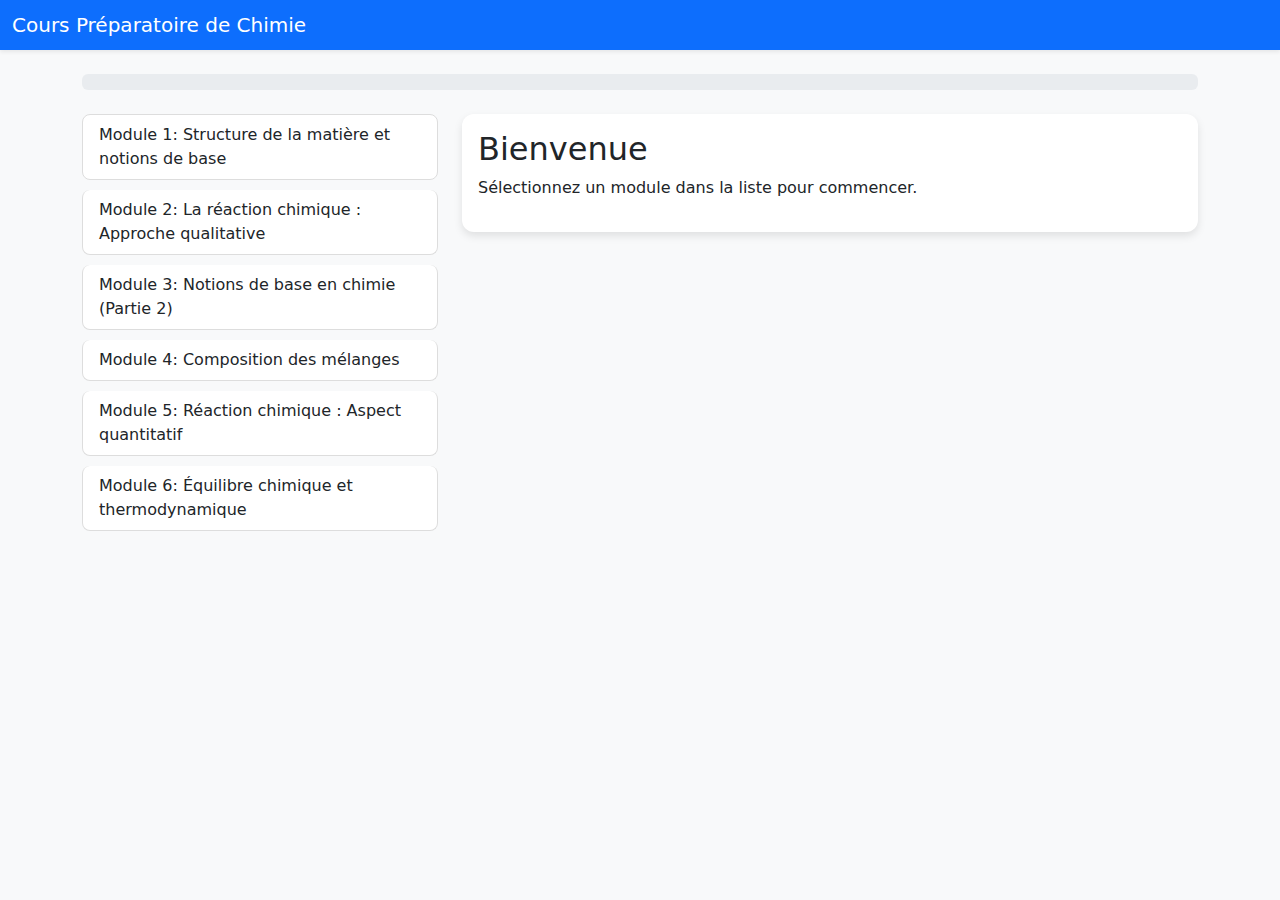
<file: index.html>
<!DOCTYPE html>
<html lang="fr">
<head>
    <meta charset="UTF-8">
    <meta name="viewport" content="width=device-width, initial-scale=1.0">
    <title>Cours de Chimie Interactif</title>
    <link href="https://cdn.jsdelivr.net/npm/bootstrap@5.3.0/dist/css/bootstrap.min.css" rel="stylesheet">
    <link rel="stylesheet" href="style.css">
</head>
<body>
    <nav class="navbar navbar-dark bg-primary shadow-sm">
        <div class="container-fluid">
            <span class="navbar-brand mb-0 h1">Cours Préparatoire de Chimie</span>
        </div>
    </nav>

    <div class="container mt-4">
        <div class="progress mb-4">
            <div id="progress-bar" class="progress-bar" role="progressbar" style="width: 0%;" aria-valuenow="0" aria-valuemin="0" aria-valuemax="100"></div>
        </div>

        <div class="row">
            <div class="col-md-4">
                <div id="module-list" class="list-group">
                    <!-- Les modules seront injectés ici par JavaScript -->
                </div>
            </div>
            <div class="col-md-8">
                <div id="module-content" class="card">
                    <div class="card-body">
                        <h2 id="module-title" class="card-title">Bienvenue</h2>
                        <p id="module-summary">Sélectionnez un module dans la liste pour commencer.</p>
                        <div id="quiz-container"></div>
                        <div id="feedback-container" class="mt-3"></div>
                    </div>
                </div>
            </div>
        </div>
    </div>

    <script src="https://cdn.jsdelivr.net/npm/bootstrap@5.3.0/dist/js/bootstrap.bundle.min.js"></script>
    <script src="script.js"></script>
</body>
</html>
</file>
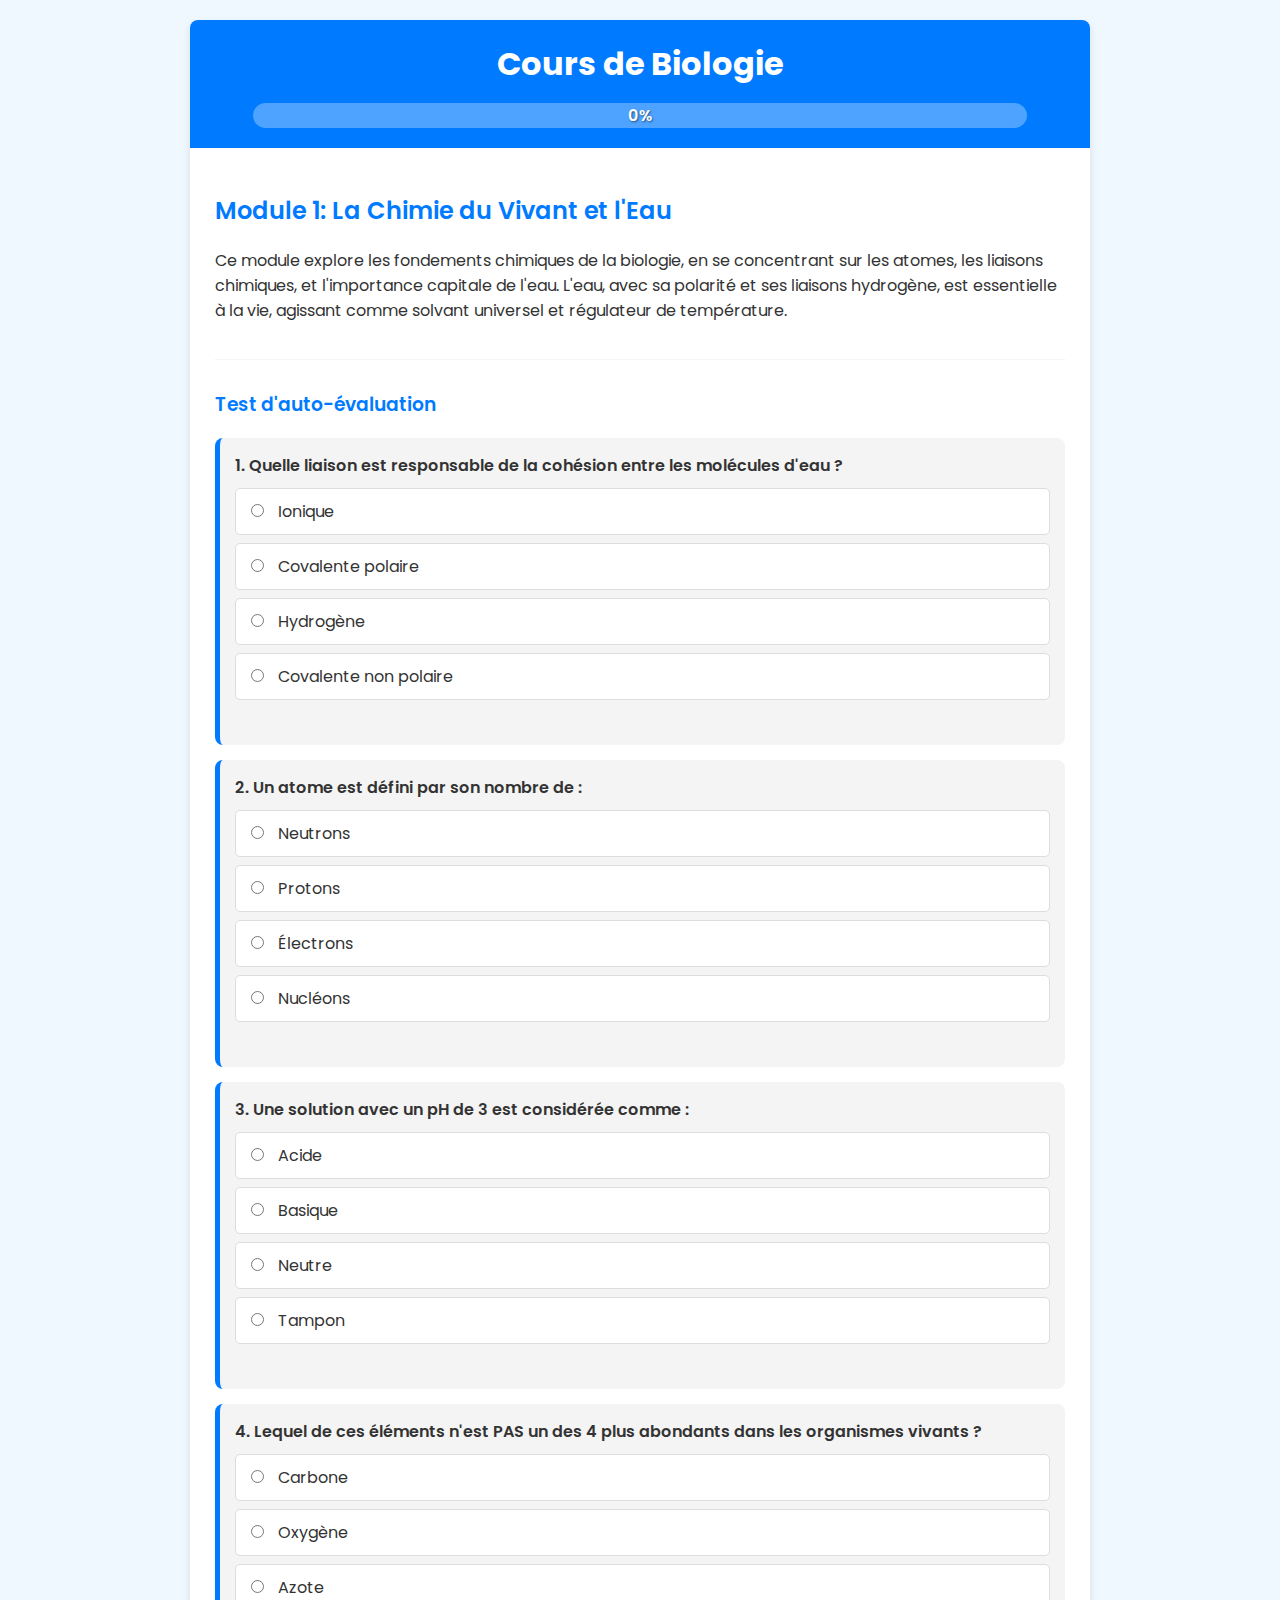
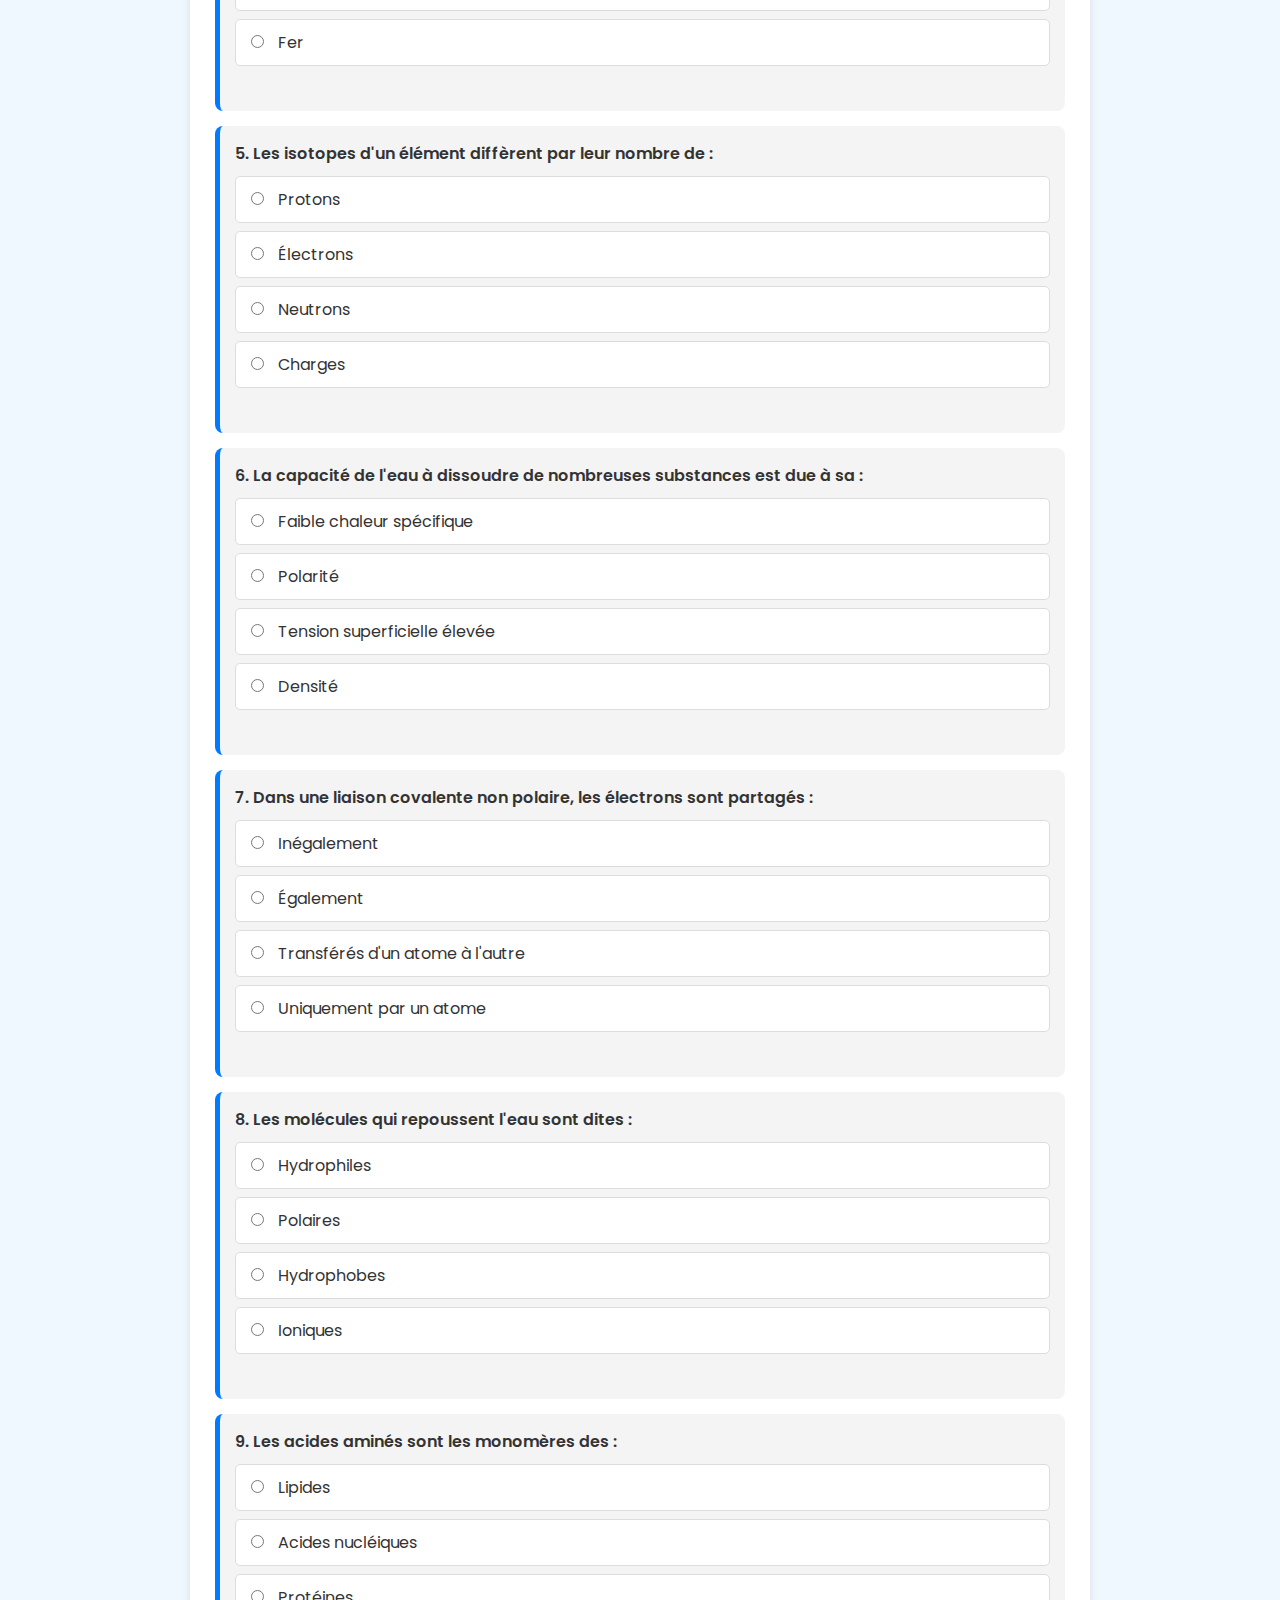
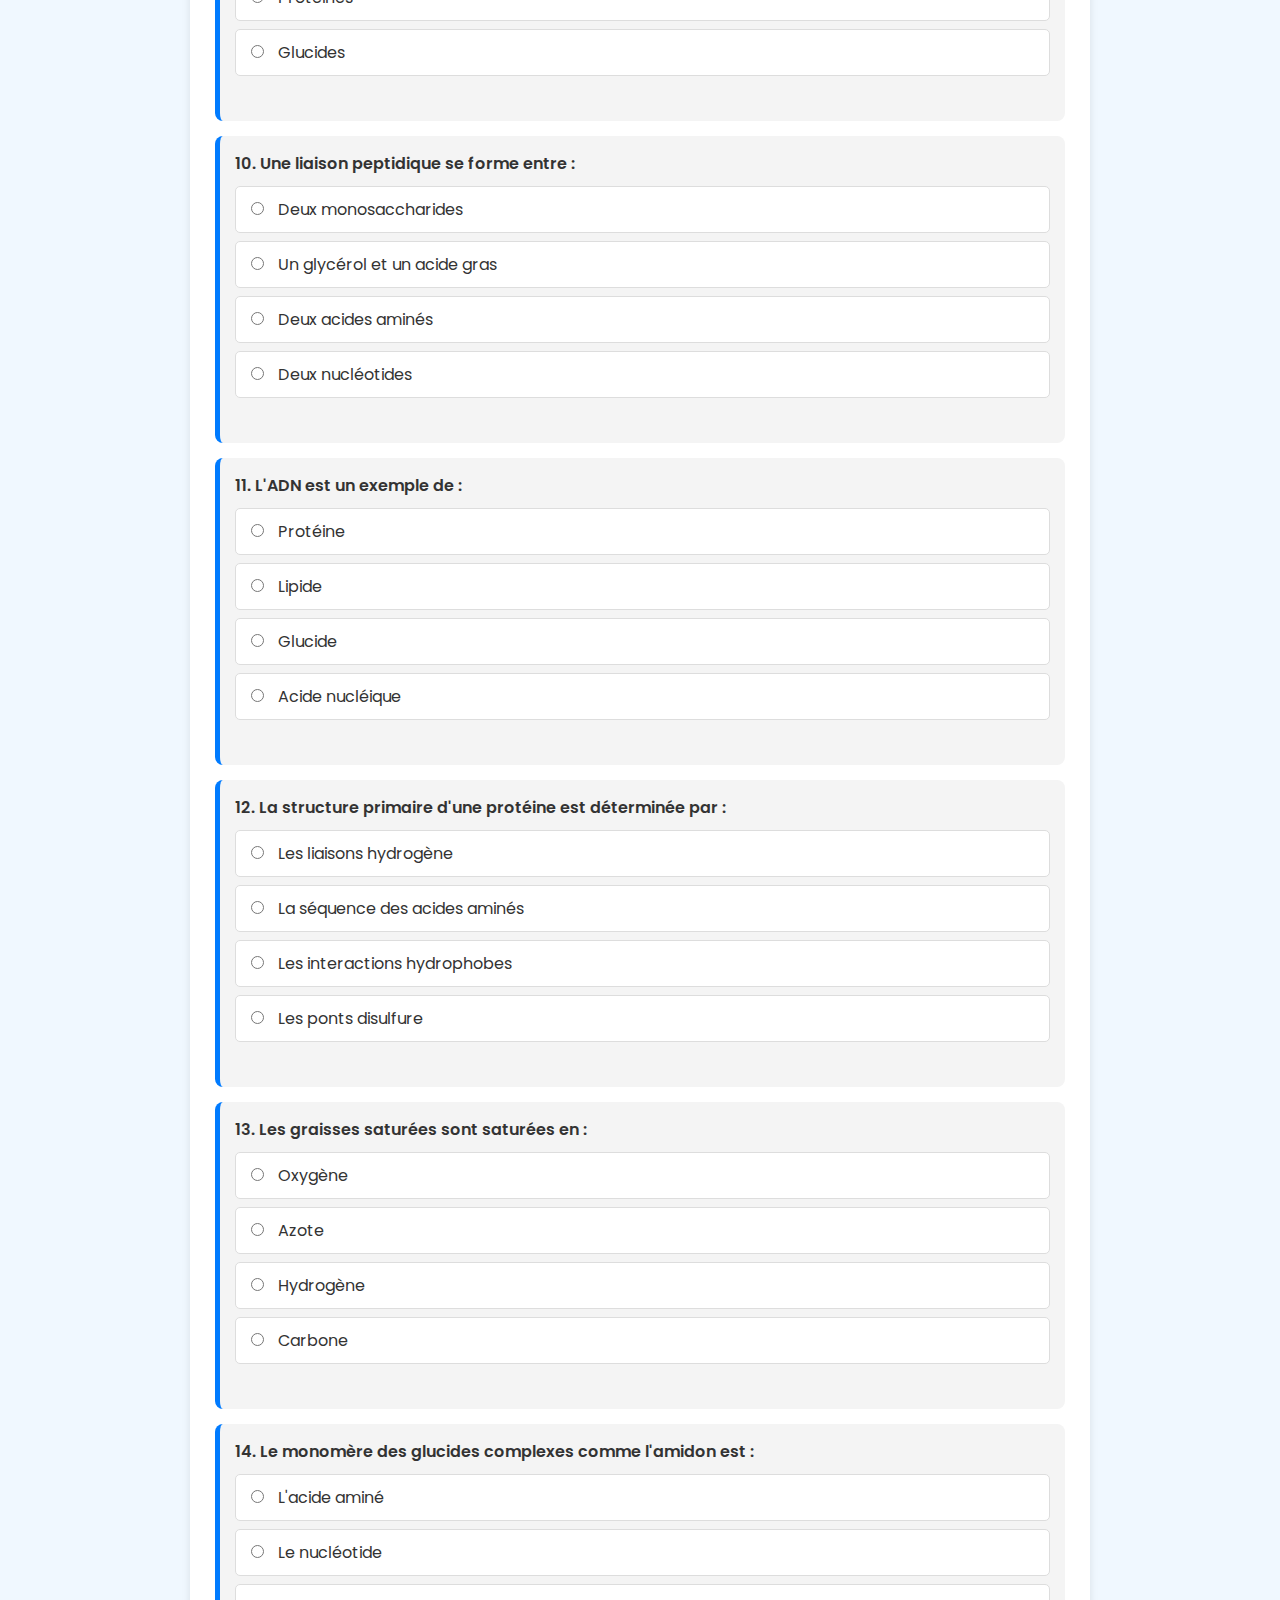
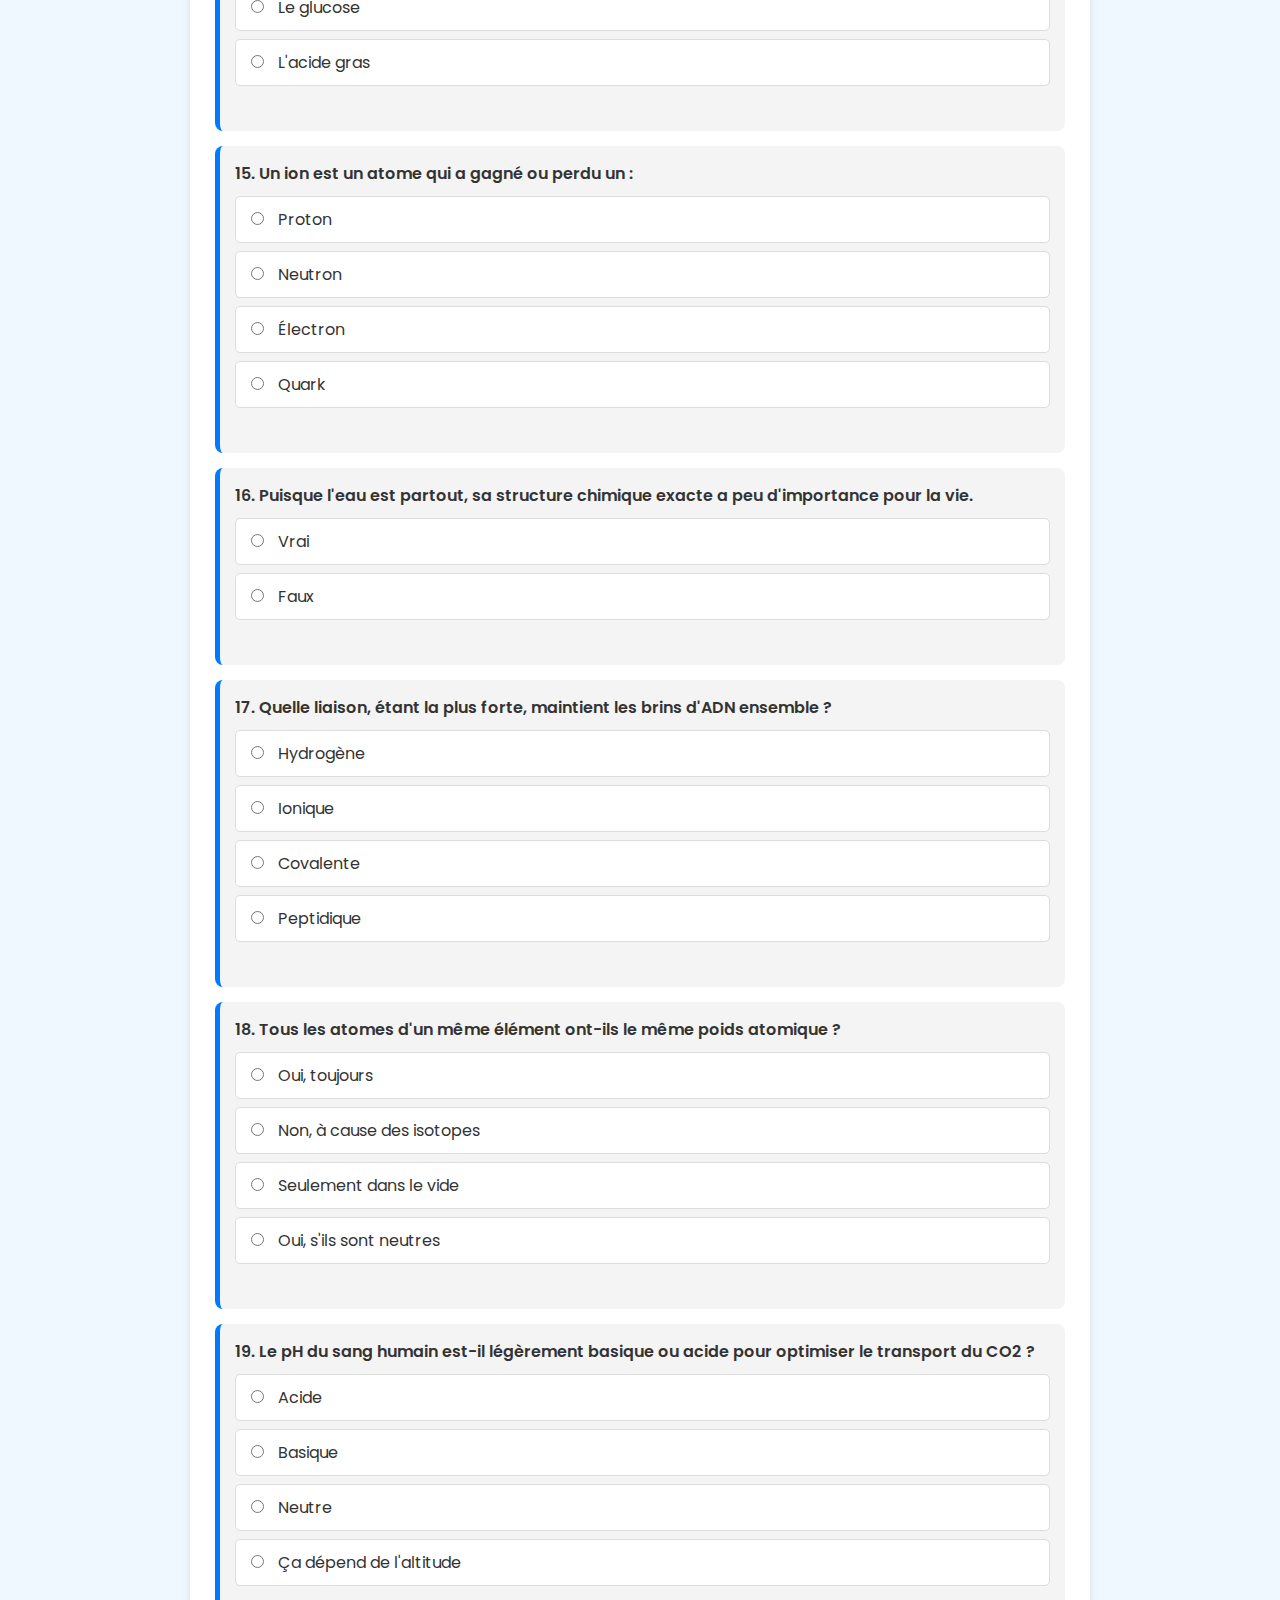
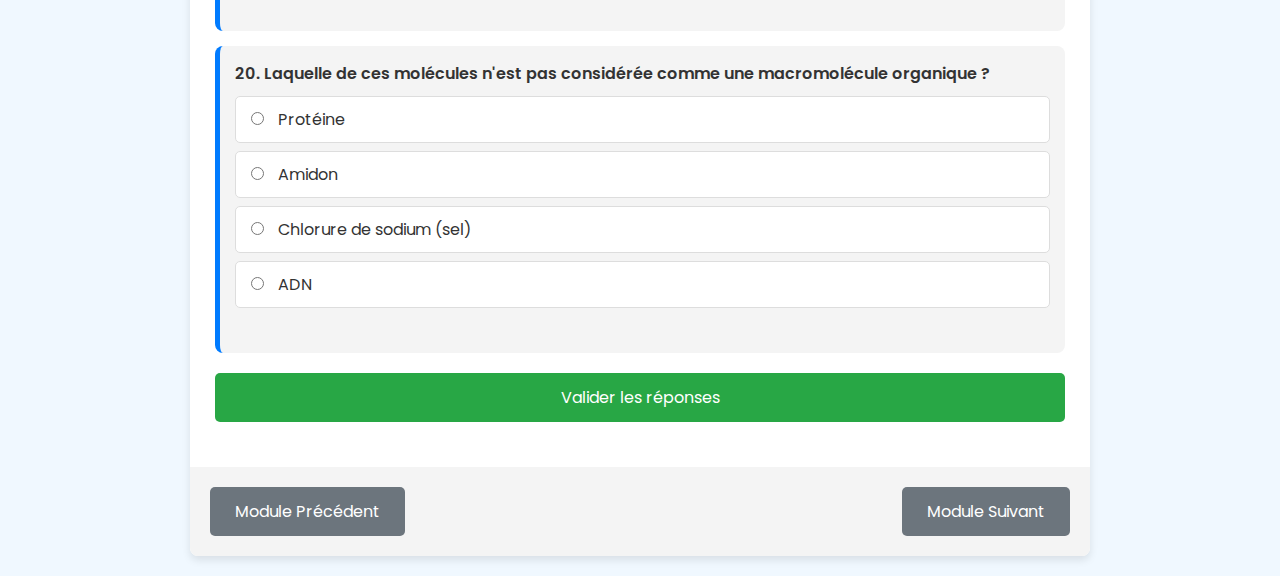
<file: biologia.html>
<!DOCTYPE html>
<html lang="fr">
<head>
    <meta charset="UTF-8">
    <meta name="viewport" content="width=device-width, initial-scale=1.0">
    <title>Cours Interactif de Biologie</title>
    <link rel="stylesheet" href="biologia.css">
</head>
<body>
    <div id="app-container">
        <header>
            <h1>Cours de Biologie</h1>
            <div class="progress-container">
                <div class="progress-bar" id="progress-bar"></div>
                <span id="progress-text">0%</span>
            </div>
        </header>
        
        <main id="main-content">
            <div id="module-container">
                <h2 id="module-title"></h2>
                <p id="module-summary"></p>
            </div>

            <div id="quiz-container">
                <h3 id="quiz-title">Test d'auto-évaluation</h3>
                <div id="question-container"></div>
                <button id="submit-quiz-btn">Valider les réponses</button>
                <div id="quiz-results"></div>
            </div>
        </main>

        <footer>
            <button id="prev-module-btn" disabled>Module Précédent</button>
            <button id="next-module-btn">Module Suivant</button>
        </footer>
    </div>

    <script src="biologia.js"></script>
</body>
</html>
</file>
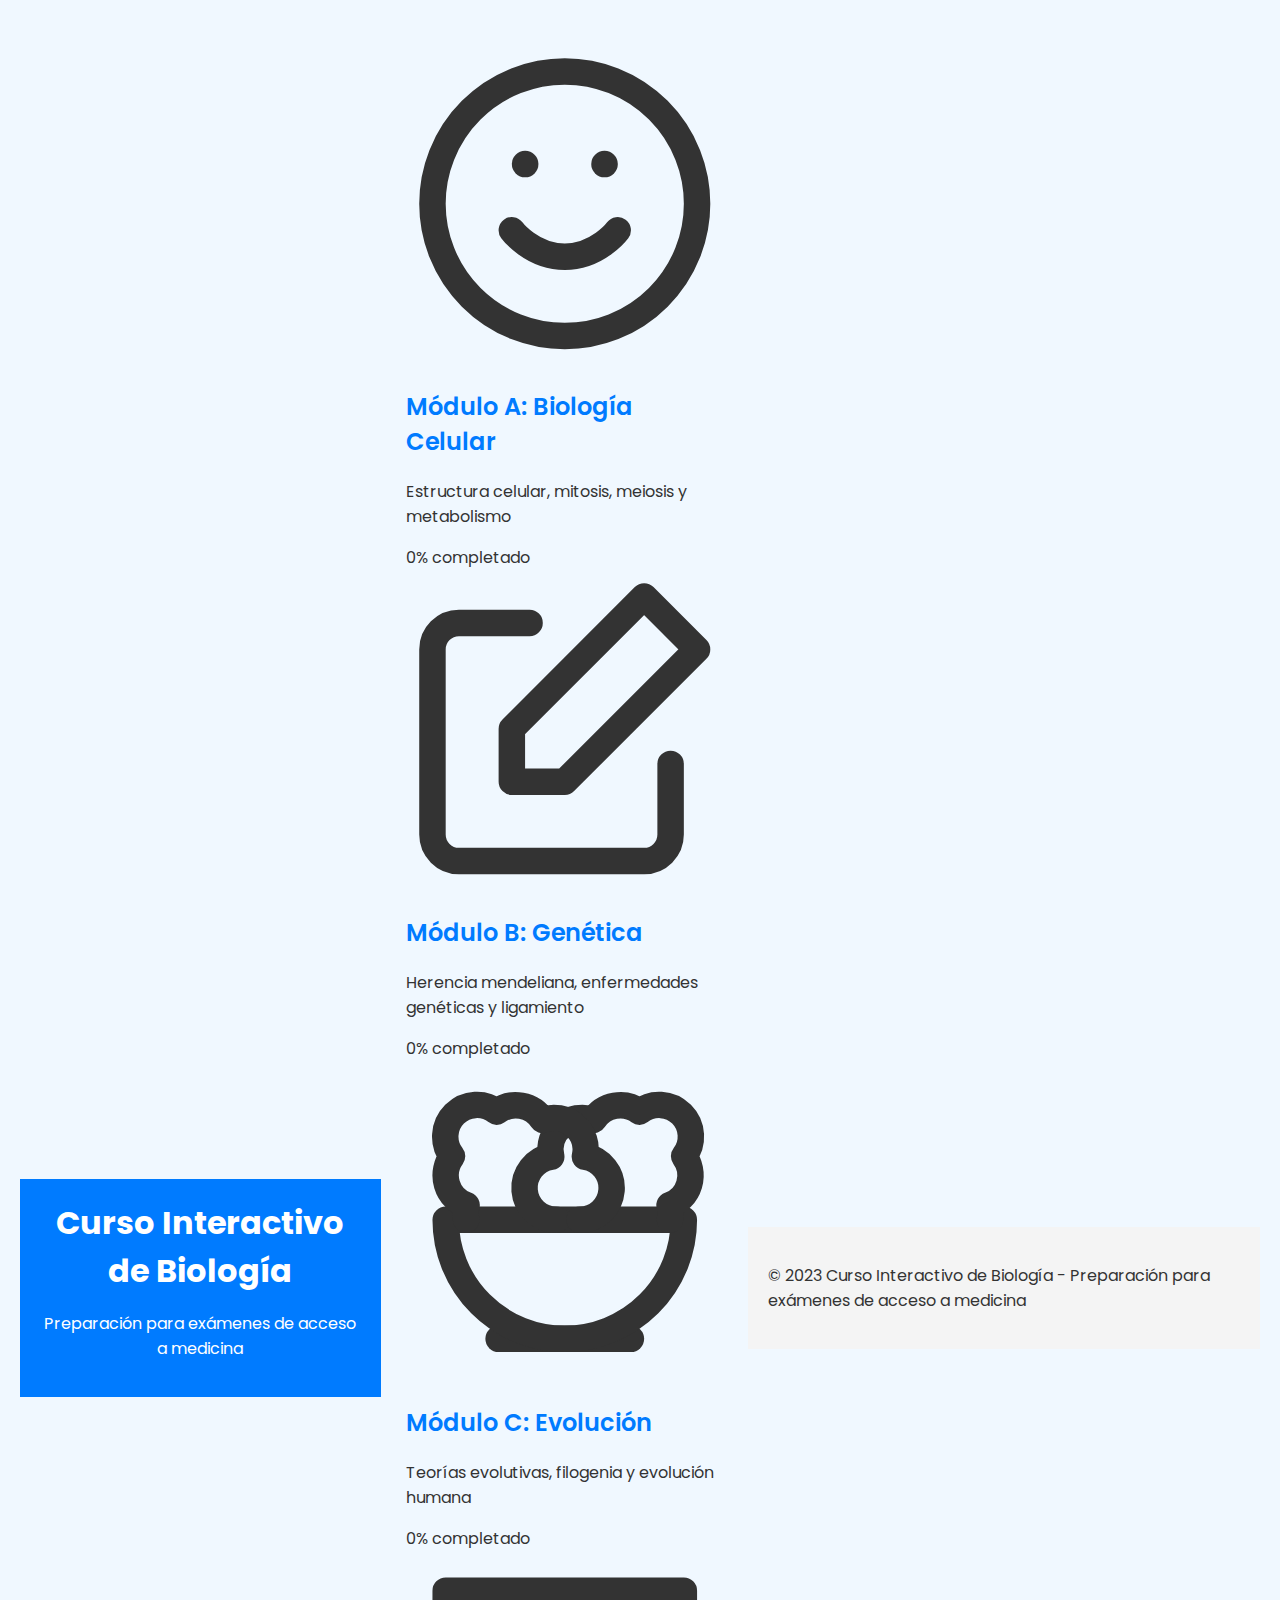
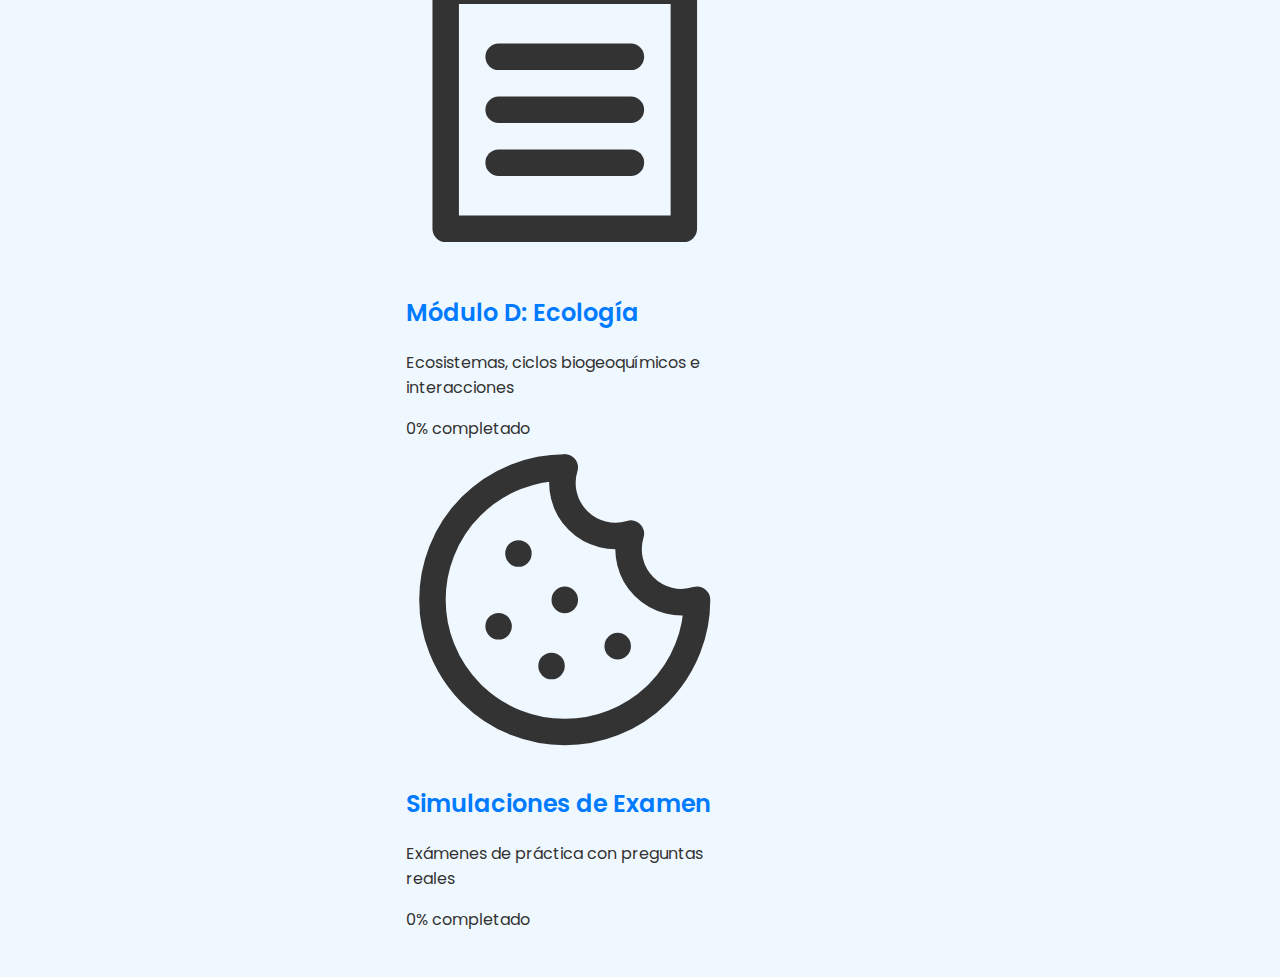
<file: biologia2.html>
<!DOCTYPE html>
<html lang="es">
<head>
    <meta charset="UTF-8">
    <meta name="viewport" content="width=device-width, initial-scale=1.0">
    <title>Curso Interactivo de Biología</title>
    <link rel="stylesheet" href="biologia.css">
</head>
<body>
    <header>
        <div class="container">
            <h1>Curso Interactivo de Biología</h1>
            <p>Preparación para exámenes de acceso a medicina</p>
        </div>
    </header>

    <main class="container">
        <section class="modules-grid">
            <article class="module-card" onclick="location.href='biologia-moduloA.html'">
                <div class="module-icon">
                    <svg xmlns="http://www.w3.org/2000/svg" viewBox="0 0 24 24" fill="none" stroke="currentColor" stroke-width="2" stroke-linecap="round" stroke-linejoin="round">
                        <circle cx="12" cy="12" r="10"></circle>
                        <path d="M8 14s1.5 2 4 2 4-2 4-2"></path>
                        <line x1="9" y1="9" x2="9.01" y2="9"></line>
                        <line x1="15" y1="9" x2="15.01" y2="9"></line>
                    </svg>
                </div>
                <h2>Módulo A: Biología Celular</h2>
                <p>Estructura celular, mitosis, meiosis y metabolismo</p>
                <div class="progress-bar">
                    <div class="progress" style="width: 0%"></div>
                </div>
                <span class="progress-text">0% completado</span>
            </article>

            <article class="module-card" onclick="location.href='biologia-moduloB.html'">
                <div class="module-icon">
                    <svg xmlns="http://www.w3.org/2000/svg" viewBox="0 0 24 24" fill="none" stroke="currentColor" stroke-width="2" stroke-linecap="round" stroke-linejoin="round">
                        <path d="M20 14.66V20a2 2 0 0 1-2 2H4a2 2 0 0 1-2-2V6a2 2 0 0 1 2-2h5.34"></path>
                        <polygon points="18 2 22 6 12 16 8 16 8 12 18 2"></polygon>
                    </svg>
                </div>
                <h2>Módulo B: Genética</h2>
                <p>Herencia mendeliana, enfermedades genéticas y ligamiento</p>
                <div class="progress-bar">
                    <div class="progress" style="width: 0%"></div>
                </div>
                <span class="progress-text">0% completado</span>
            </article>

            <article class="module-card" onclick="location.href='biologia-moduloC.html'">
                <div class="module-icon">
                    <svg xmlns="http://www.w3.org/2000/svg" viewBox="0 0 24 24" fill="none" stroke="currentColor" stroke-width="2" stroke-linecap="round" stroke-linejoin="round">
                        <path d="M7 21h10"></path>
                        <path d="M12 21a9 9 0 0 0 9-9H3a9 9 0 0 0 9 9z"></path>
                        <path d="M11.38 12a2.4 2.4 0 0 1-.4-4.77 2.4 2.4 0 0 1 3.2-2.77 2.4 2.4 0 0 1 3.47-.63 2.4 2.4 0 0 1 3.37 3.37 2.4 2.4 0 0 1-1.1 3.7 2.51 2.51 0 0 1 .03 1.1"></path>
                        <path d="M13.12 12a2.4 2.4 0 0 0 .4-4.77 2.4 2.4 0 0 0-3.2-2.77 2.4 2.4 0 0 0-3.47-.63 2.4 2.4 0 0 0-3.37 3.37 2.4 2.4 0 0 0 1.1 3.7 2.51 2.51 0 0 0-.03 1.1"></path>
                    </svg>
                </div>
                <h2>Módulo C: Evolución</h2>
                <p>Teorías evolutivas, filogenia y evolución humana</p>
                <div class="progress-bar">
                    <div class="progress" style="width: 0%"></div>
                </div>
                <span class="progress-text">0% completado</span>
            </article>

            <article class="module-card" onclick="location.href='biologia-moduloD.html'">
                <div class="module-icon">
                    <svg xmlns="http://www.w3.org/2000/svg" viewBox="0 0 24 24" fill="none" stroke="currentColor" stroke-width="2" stroke-linecap="round" stroke-linejoin="round">
                        <path d="M3 3h18v18H3z"></path>
                        <path d="M7 16h10"></path>
                        <path d="M7 12h10"></path>
                        <path d="M7 8h10"></path>
                    </svg>
                </div>
                <h2>Módulo D: Ecología</h2>
                <p>Ecosistemas, ciclos biogeoquímicos e interacciones</p>
                <div class="progress-bar">
                    <div class="progress" style="width: 0%"></div>
                </div>
                <span class="progress-text">0% completado</span>
            </article>

            <article class="module-card" onclick="location.href='biologia-simulaciones.html'">
                <div class="module-icon">
                    <svg xmlns="http://www.w3.org/2000/svg" viewBox="0 0 24 24" fill="none" stroke="currentColor" stroke-width="2" stroke-linecap="round" stroke-linejoin="round">
                        <path d="M12 2a10 10 0 1 0 10 10 4 4 0 0 1-5-5 4 4 0 0 1-5-5"></path>
                        <path d="M8.5 8.5v.01"></path>
                        <path d="M16 15.5v.01"></path>
                        <path d="M12 12v.01"></path>
                        <path d="M11 17v.01"></path>
                        <path d="M7 14v.01"></path>
                    </svg>
                </div>
                <h2>Simulaciones de Examen</h2>
                <p>Exámenes de práctica con preguntas reales</p>
                <div class="progress-bar">
                    <div class="progress" style="width: 0%"></div>
                </div>
                <span class="progress-text">0% completado</span>
            </article>
        </section>
    </main>

    <footer>
        <div class="container">
            <p>© 2023 Curso Interactivo de Biología - Preparación para exámenes de acceso a medicina</p>
        </div>
    </footer>

    <script src="biologia.js"></script>
</body>
</html>
</file>
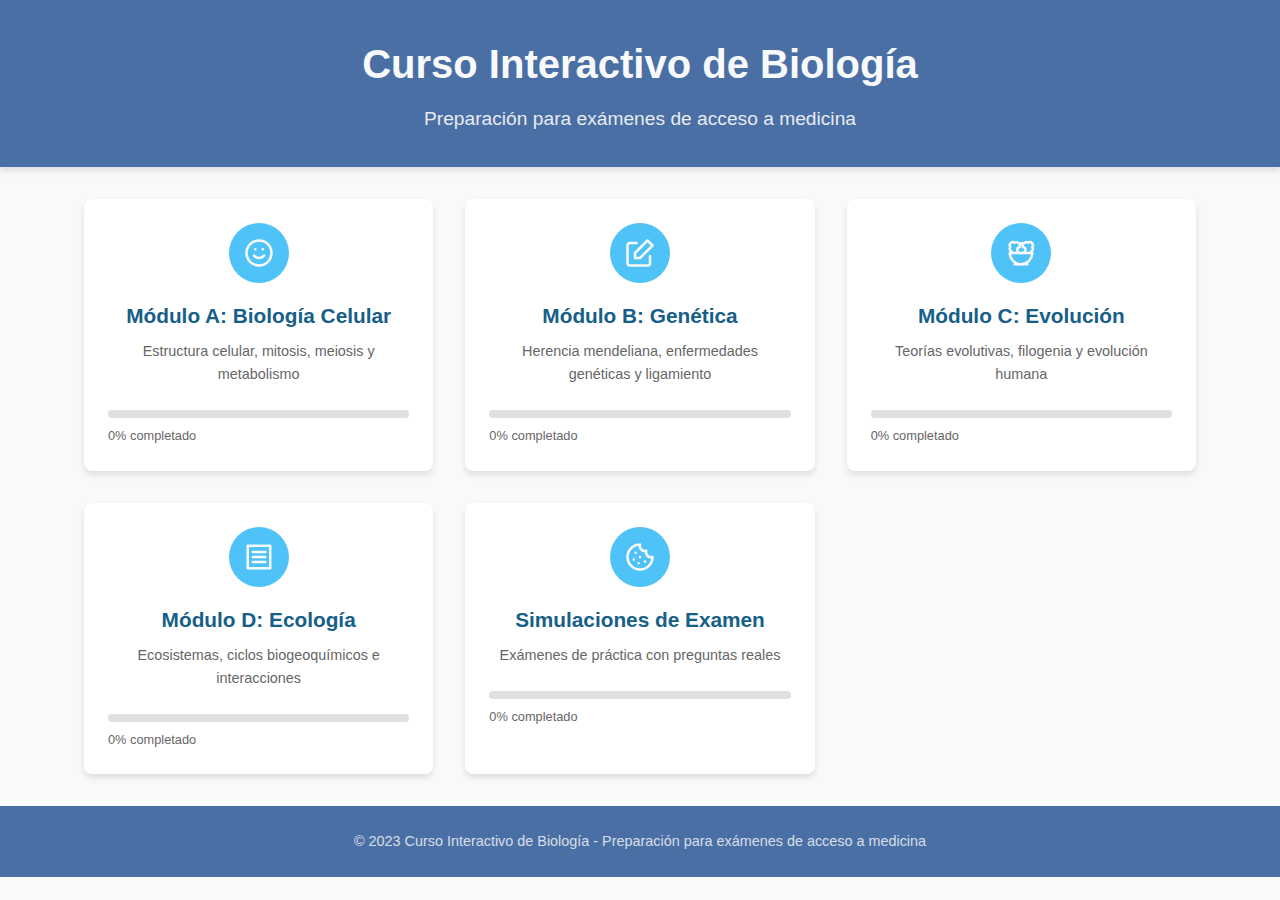
<file: ds/biologia2.html>
<!DOCTYPE html>
<html lang="es">
<head>
    <meta charset="UTF-8">
    <meta name="viewport" content="width=device-width, initial-scale=1.0">
    <title>Curso Interactivo de Biología</title>
    <link rel="stylesheet" href="biologia2.css">
</head>
<body>
    <header>
        <div class="container">
            <h1>Curso Interactivo de Biología</h1>
            <p>Preparación para exámenes de acceso a medicina</p>
        </div>
    </header>

    <main class="container">
        <section class="modules-grid">
            <article class="module-card" onclick="location.href='biologia-moduloA.html'">
                <div class="module-icon">
                    <svg xmlns="http://www.w3.org/2000/svg" viewBox="0 0 24 24" fill="none" stroke="currentColor" stroke-width="2" stroke-linecap="round" stroke-linejoin="round">
                        <circle cx="12" cy="12" r="10"></circle>
                        <path d="M8 14s1.5 2 4 2 4-2 4-2"></path>
                        <line x1="9" y1="9" x2="9.01" y2="9"></line>
                        <line x1="15" y1="9" x2="15.01" y2="9"></line>
                    </svg>
                </div>
                <h2>Módulo A: Biología Celular</h2>
                <p>Estructura celular, mitosis, meiosis y metabolismo</p>
                <div class="progress-bar">
                    <div class="progress" style="width: 0%"></div>
                </div>
                <span class="progress-text">0% completado</span>
            </article>

            <article class="module-card" onclick="location.href='biologia-moduloB.html'">
                <div class="module-icon">
                    <svg xmlns="http://www.w3.org/2000/svg" viewBox="0 0 24 24" fill="none" stroke="currentColor" stroke-width="2" stroke-linecap="round" stroke-linejoin="round">
                        <path d="M20 14.66V20a2 2 0 0 1-2 2H4a2 2 0 0 1-2-2V6a2 2 0 0 1 2-2h5.34"></path>
                        <polygon points="18 2 22 6 12 16 8 16 8 12 18 2"></polygon>
                    </svg>
                </div>
                <h2>Módulo B: Genética</h2>
                <p>Herencia mendeliana, enfermedades genéticas y ligamiento</p>
                <div class="progress-bar">
                    <div class="progress" style="width: 0%"></div>
                </div>
                <span class="progress-text">0% completado</span>
            </article>

            <article class="module-card" onclick="location.href='biologia-moduloC.html'">
                <div class="module-icon">
                    <svg xmlns="http://www.w3.org/2000/svg" viewBox="0 0 24 24" fill="none" stroke="currentColor" stroke-width="2" stroke-linecap="round" stroke-linejoin="round">
                        <path d="M7 21h10"></path>
                        <path d="M12 21a9 9 0 0 0 9-9H3a9 9 0 0 0 9 9z"></path>
                        <path d="M11.38 12a2.4 2.4 0 0 1-.4-4.77 2.4 2.4 0 0 1 3.2-2.77 2.4 2.4 0 0 1 3.47-.63 2.4 2.4 0 0 1 3.37 3.37 2.4 2.4 0 0 1-1.1 3.7 2.51 2.51 0 0 1 .03 1.1"></path>
                        <path d="M13.12 12a2.4 2.4 0 0 0 .4-4.77 2.4 2.4 0 0 0-3.2-2.77 2.4 2.4 0 0 0-3.47-.63 2.4 2.4 0 0 0-3.37 3.37 2.4 2.4 0 0 0 1.1 3.7 2.51 2.51 0 0 0-.03 1.1"></path>
                    </svg>
                </div>
                <h2>Módulo C: Evolución</h2>
                <p>Teorías evolutivas, filogenia y evolución humana</p>
                <div class="progress-bar">
                    <div class="progress" style="width: 0%"></div>
                </div>
                <span class="progress-text">0% completado</span>
            </article>

            <article class="module-card" onclick="location.href='biologia-moduloD.html'">
                <div class="module-icon">
                    <svg xmlns="http://www.w3.org/2000/svg" viewBox="0 0 24 24" fill="none" stroke="currentColor" stroke-width="2" stroke-linecap="round" stroke-linejoin="round">
                        <path d="M3 3h18v18H3z"></path>
                        <path d="M7 16h10"></path>
                        <path d="M7 12h10"></path>
                        <path d="M7 8h10"></path>
                    </svg>
                </div>
                <h2>Módulo D: Ecología</h2>
                <p>Ecosistemas, ciclos biogeoquímicos e interacciones</p>
                <div class="progress-bar">
                    <div class="progress" style="width: 0%"></div>
                </div>
                <span class="progress-text">0% completado</span>
            </article>

            <article class="module-card" onclick="location.href='biologia-simulaciones.html'">
                <div class="module-icon">
                    <svg xmlns="http://www.w3.org/2000/svg" viewBox="0 0 24 24" fill="none" stroke="currentColor" stroke-width="2" stroke-linecap="round" stroke-linejoin="round">
                        <path d="M12 2a10 10 0 1 0 10 10 4 4 0 0 1-5-5 4 4 0 0 1-5-5"></path>
                        <path d="M8.5 8.5v.01"></path>
                        <path d="M16 15.5v.01"></path>
                        <path d="M12 12v.01"></path>
                        <path d="M11 17v.01"></path>
                        <path d="M7 14v.01"></path>
                    </svg>
                </div>
                <h2>Simulaciones de Examen</h2>
                <p>Exámenes de práctica con preguntas reales</p>
                <div class="progress-bar">
                    <div class="progress" style="width: 0%"></div>
                </div>
                <span class="progress-text">0% completado</span>
            </article>
        </section>
    </main>

    <footer>
        <div class="container">
            <p>© 2023 Curso Interactivo de Biología - Preparación para exámenes de acceso a medicina</p>
        </div>
    </footer>

    <script src="biologia2.js"></script>
</body>
</html>
</file>
<file: style.css>
body {
    background-color: #f8f9fa;
}

.navbar {
    background-color: #0d6efd !important;
}

.card {
    border: none;
    border-radius: 0.75rem;
    box-shadow: 0 4px 8px rgba(0,0,0,0.1);
}

.list-group-item {
    border-radius: 0.5rem !important;
    margin-bottom: 10px;
    border: 1px solid #ddd;
    cursor: pointer;
    transition: all 0.2s ease-in-out;
}

.list-group-item:hover, .list-group-item.active {
    background-color: #0d6efd;
    color: white;
    border-color: #0d6efd;
    transform: scale(1.03);
}

.progress-bar {
    background-color: #198754;
}

.btn-primary {
    background-color: #0d6efd;
    border: none;
}

.btn-primary:hover {
    background-color: #0b5ed7;
}

.correct {
    color: green;
    font-weight: bold;
}

.incorrect {
    color: red;
    font-weight: bold;
}
</file>
<file: biologia.css>
@import url('https://fonts.googleapis.com/css2?family=Poppins:wght@400;600;700&display=swap');

:root {
    --primary-color: #007bff;
    --secondary-color: #f0f8ff;
    --background-color: #ffffff;
    --text-color: #333;
    --correct-color: #28a745;
    --incorrect-color: #dc3545;
    --light-grey: #f4f4f4;
    --dark-grey: #6c757d;
    --border-radius: 8px;
    --box-shadow: 0 4px 8px rgba(0,0,0,0.1);
}

body {
    font-family: 'Poppins', sans-serif;
    background-color: var(--secondary-color);
    color: var(--text-color);
    margin: 0;
    padding: 20px;
    display: flex;
    justify-content: center;
    align-items: center;
    min-height: 100vh;
}

#app-container {
    width: 100%;
    max-width: 900px;
    background: var(--background-color);
    border-radius: var(--border-radius);
    box-shadow: var(--box-shadow);
    overflow: hidden;
}

header {
    background-color: var(--primary-color);
    color: white;
    padding: 20px;
    text-align: center;
}

header h1 {
    margin: 0;
    font-weight: 700;
}

.progress-container {
    width: 90%;
    background-color: rgba(255,255,255,0.3);
    border-radius: 20px;
    margin: 15px auto 0;
    position: relative;
    height: 25px;
    display: flex;
    align-items: center;
    justify-content: center;
}

.progress-bar {
    width: 0%;
    height: 100%;
    background-color: var(--correct-color);
    border-radius: 20px;
    transition: width 0.5s ease-in-out;
    position: absolute;
    left: 0;
    top: 0;
}

#progress-text {
    z-index: 2;
    font-weight: 600;
    color: #fff;
    text-shadow: 1px 1px 2px rgba(0,0,0,0.5);
}

main {
    padding: 25px;
}

#module-container {
    margin-bottom: 30px;
    padding-bottom: 20px;
    border-bottom: 1px solid var(--light-grey);
}

h2, h3 {
    color: var(--primary-color);
    font-weight: 600;
}

.question {
    background-color: var(--light-grey);
    padding: 15px;
    margin-bottom: 15px;
    border-radius: var(--border-radius);
    border-left: 5px solid var(--primary-color);
}

.question p {
    margin: 0 0 10px 0;
    font-weight: 600;
}

.options label {
    display: block;
    background-color: white;
    padding: 10px;
    margin-bottom: 8px;
    border-radius: 5px;
    cursor: pointer;
    transition: background-color 0.3s;
    border: 1px solid #ddd;
}

.options label:hover {
    background-color: #e9ecef;
}

.options input[type="radio"] {
    margin-right: 10px;
}

.question.correct-answer .options label.selected {
    background-color: #d4edda;
    border-color: var(--correct-color);
    font-weight: bold;
}

.question.incorrect-answer .options label.selected {
    background-color: #f8d7da;
    border-color: var(--incorrect-color);
    font-weight: bold;
}

.question.incorrect-answer .options label.correct {
    background-color: #d4edda;
    border-color: var(--correct-color);
}

.feedback {
    margin-top: 10px;
    padding: 10px;
    border-radius: 5px;
    font-size: 0.9em;
}

.feedback.correct {
    color: var(--correct-color);
    background-color: #e9f7ef;
}

.feedback.incorrect {
    color: var(--incorrect-color);
    background-color: #fdeeee;
}

footer {
    display: flex;
    justify-content: space-between;
    padding: 20px;
    background-color: var(--light-grey);
}

button {
    background-color: var(--primary-color);
    color: white;
    border: none;
    padding: 12px 25px;
    border-radius: 5px;
    cursor: pointer;
    font-size: 1em;
    font-family: 'Poppins', sans-serif;
    transition: background-color 0.3s, transform 0.2s;
}

button:hover:not(:disabled) {
    background-color: #0056b3;
    transform: translateY(-2px);
}

button:disabled {
    background-color: var(--dark-grey);
    cursor: not-allowed;
}

#submit-quiz-btn {
    display: block;
    width: 100%;
    margin-top: 20px;
    background-color: var(--correct-color);
}

#submit-quiz-btn:hover {
    background-color: #218838;
}

#quiz-results {
    margin-top: 20px;
    font-size: 1.2em;
    font-weight: 600;
    text-align: center;
}
</file>
<file: ds/biologia2.css>
:root {
    --primary-color: #4a6fa5;
    --secondary-color: #166088;
    --accent-color: #4fc3f7;
    --background-color: #f8f9fa;
    --text-color: #333;
    --light-text: #f8f9fa;
    --card-bg: #ffffff;
    --shadow: 0 4px 6px rgba(0, 0, 0, 0.1);
    --border-radius: 8px;
    --transition: all 0.3s ease;
}

* {
    margin: 0;
    padding: 0;
    box-sizing: border-box;
}

body {
    font-family: 'Segoe UI', Tahoma, Geneva, Verdana, sans-serif;
    line-height: 1.6;
    color: var(--text-color);
    background-color: var(--background-color);
}

.container {
    width: 90%;
    max-width: 1200px;
    margin: 0 auto;
    padding: 0 20px;
}

header {
    background-color: var(--primary-color);
    color: var(--light-text);
    padding: 2rem 0;
    text-align: center;
    margin-bottom: 2rem;
    box-shadow: var(--shadow);
}

header h1 {
    font-size: 2.5rem;
    margin-bottom: 0.5rem;
}

header p {
    font-size: 1.2rem;
    opacity: 0.9;
}

.modules-grid {
    display: grid;
    grid-template-columns: repeat(auto-fill, minmax(280px, 1fr));
    gap: 2rem;
    margin: 2rem 0;
}

.module-card {
    background-color: var(--card-bg);
    border-radius: var(--border-radius);
    padding: 1.5rem;
    box-shadow: var(--shadow);
    transition: var(--transition);
    cursor: pointer;
    display: flex;
    flex-direction: column;
    align-items: center;
    text-align: center;
}

.module-card:hover {
    transform: translateY(-5px);
    box-shadow: 0 10px 20px rgba(0, 0, 0, 0.1);
}

.module-icon {
    width: 60px;
    height: 60px;
    background-color: var(--accent-color);
    border-radius: 50%;
    display: flex;
    align-items: center;
    justify-content: center;
    margin-bottom: 1rem;
}

.module-icon svg {
    width: 30px;
    height: 30px;
    color: var(--light-text);
}

.module-card h2 {
    font-size: 1.3rem;
    margin-bottom: 0.5rem;
    color: var(--secondary-color);
}

.module-card p {
    margin-bottom: 1.5rem;
    font-size: 0.9rem;
    color: #666;
}

.progress-bar {
    width: 100%;
    height: 8px;
    background-color: #e0e0e0;
    border-radius: 4px;
    margin-bottom: 0.5rem;
    overflow: hidden;
}

.progress {
    height: 100%;
    background-color: var(--accent-color);
    border-radius: 4px;
    transition: width 0.5s ease;
}

.progress-text {
    font-size: 0.8rem;
    color: #666;
    align-self: flex-start;
}

footer {
    background-color: var(--primary-color);
    color: var(--light-text);
    text-align: center;
    padding: 1.5rem 0;
    margin-top: 2rem;
}

footer p {
    font-size: 0.9rem;
    opacity: 0.8;
}

/* Estilos para las páginas de módulos */
.module-header {
    background-color: var(--secondary-color);
    color: var(--light-text);
    padding: 2rem 0;
    margin-bottom: 2rem;
    text-align: center;
}

.module-content {
    background-color: var(--card-bg);
    border-radius: var(--border-radius);
    padding: 2rem;
    box-shadow: var(--shadow);
    margin-bottom: 2rem;
}

.summary-section h2, .quiz-section h2 {
    color: var(--secondary-color);
    margin-bottom: 1rem;
    padding-bottom: 0.5rem;
    border-bottom: 2px solid var(--accent-color);
}

.summary-section p {
    margin-bottom: 1rem;
    line-height: 1.7;
}

.quiz-question {
    margin-bottom: 1.5rem;
    padding: 1rem;
    background-color: #f5f5f5;
    border-radius: var(--border-radius);
}

.quiz-question h3 {
    margin-bottom: 0.8rem;
    color: var(--secondary-color);
}

.quiz-options {
    list-style-type: none;
}

.quiz-options li {
    margin-bottom: 0.5rem;
    padding: 0.5rem;
    background-color: white;
    border-radius: 4px;
    cursor: pointer;
    transition: var(--transition);
}

.quiz-options li:hover {
    background-color: #e3f2fd;
}

.quiz-options li.selected {
    background-color: #bbdefb;
    border-left: 4px solid var(--accent-color);
}

.quiz-options li.correct {
    background-color: #c8e6c9;
    border-left: 4px solid #4caf50;
}

.quiz-options li.incorrect {
    background-color: #ffcdd2;
    border-left: 4px solid #f44336;
}

.feedback {
    margin-top: 0.8rem;
    padding: 0.8rem;
    border-radius: 4px;
    display: none;
}

.feedback.correct {
    background-color: #e8f5e9;
    color: #2e7d32;
    display: block;
}

.feedback.incorrect {
    background-color: #ffebee;
    color: #c62828;
    display: block;
}

.submit-btn {
    background-color: var(--accent-color);
    color: white;
    border: none;
    padding: 0.8rem 1.5rem;
    border-radius: 4px;
    cursor: pointer;
    font-size: 1rem;
    transition: var(--transition);
    margin-top: 1rem;
}

.submit-btn:hover {
    background-color: #29b6f6;
}

.results {
    margin-top: 2rem;
    padding: 1rem;
    background-color: #e3f2fd;
    border-radius: var(--border-radius);
    display: none;
}

.results h3 {
    color: var(--secondary-color);
    margin-bottom: 0.5rem;
}

.progress-container {
    margin-top: 2rem;
}

/* Estilos responsivos */
@media (max-width: 768px) {
    .modules-grid {
        grid-template-columns: 1fr;
    }
    
    header h1 {
        font-size: 2rem;
    }
    
    .module-content {
        padding: 1.5rem;
    }
}
</file>
